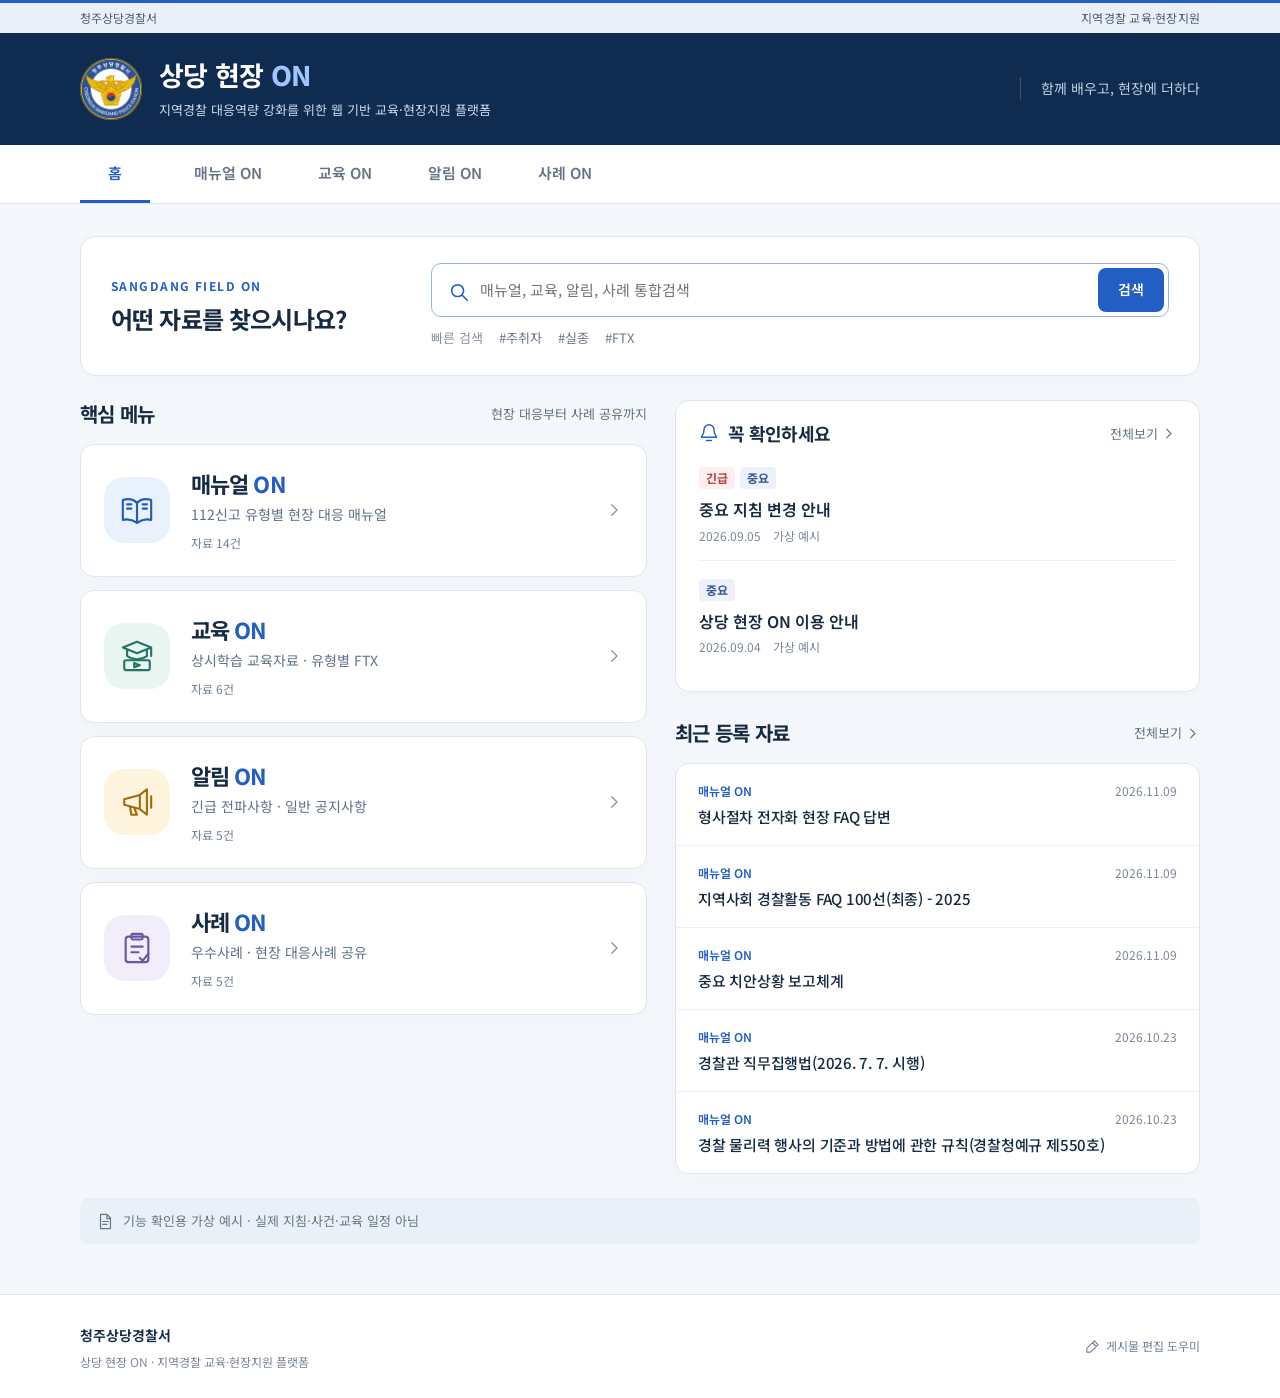
<file: index.html>
<!doctype html>
<html lang="ko">
  <head>
    <meta charset="utf-8" />
    <meta
      name="viewport"
      content="width=device-width, initial-scale=1, viewport-fit=cover"
    />
    <meta name="theme-color" content="#102b50" />
    <meta
      name="description"
      content="청주상당경찰서 지역경찰 대응역량 강화를 위한 웹 기반 교육·현장지원 플랫폼. 매뉴얼, 교육, 알림, 사례 자료를 확인하세요."
    />
    <title>홈 | 상당 현장 ON</title>
    <link rel="icon" type="image/png" href="./assets/images/logo.png" />
    <link rel="stylesheet" href="./assets/css/style.css" />
    <script defer src="./assets/js/local-open.js"></script>
    <script type="module" src="./assets/js/app.js"></script>
  </head>
  <body data-page="home">
    <a class="skip-link" href="#main">본문 바로가기</a>
    <header id="site-header"></header>
    <main id="main" class="container" aria-busy="true">
      <p class="loading" role="status">자료 불러오는 중</p>
    </main>
    <noscript
      ><p class="container">
        자료를 확인하려면 브라우저의 JavaScript를 활성화해 주세요.
      </p></noscript
    >
    <footer id="site-footer"></footer>
  </body>
</html>
</file>
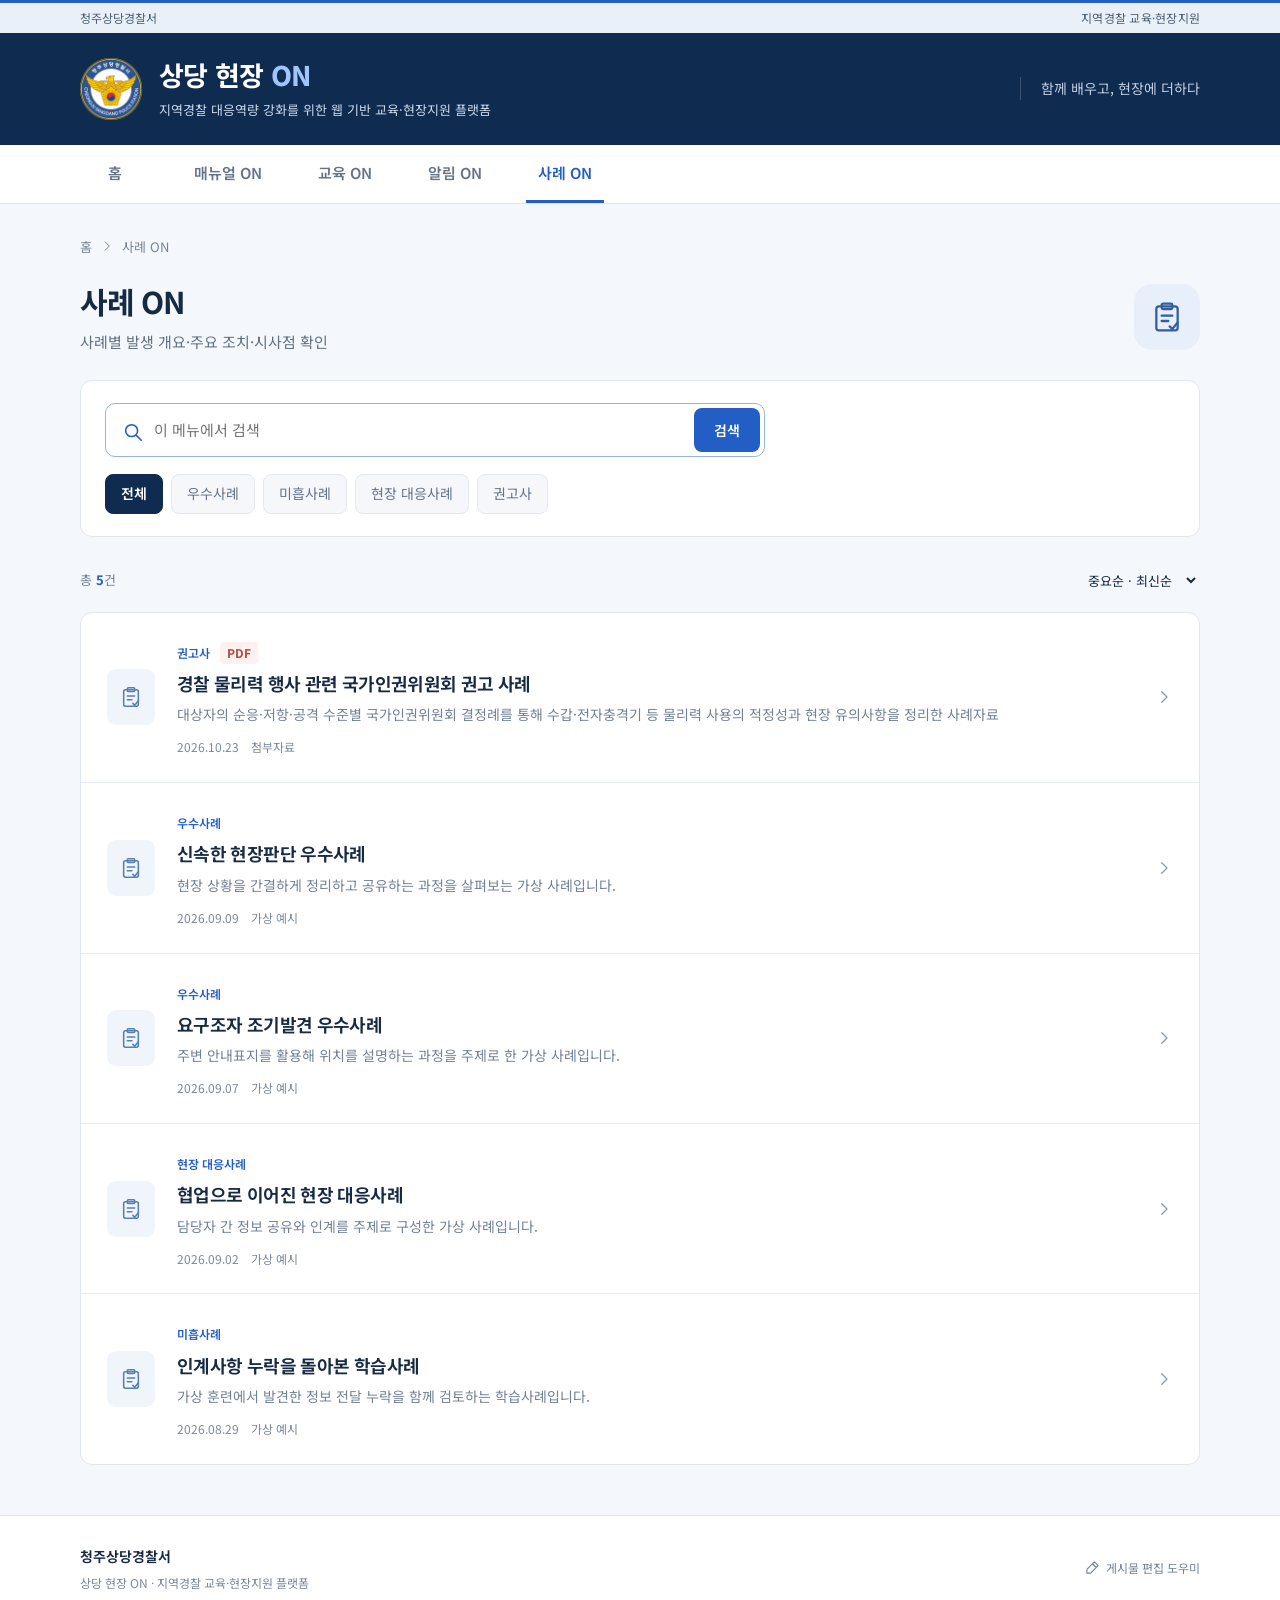
<file: pages/cases.html>
<!doctype html>
<html lang="ko">
  <head>
    <meta charset="utf-8" />
    <meta
      name="viewport"
      content="width=device-width, initial-scale=1, viewport-fit=cover"
    />
    <meta name="theme-color" content="#102b50" />
    <meta
      name="description"
      content="청주상당경찰서 지역경찰 대응역량 강화를 위한 웹 기반 교육·현장지원 플랫폼. 매뉴얼, 교육, 알림, 사례 자료를 확인하세요."
    />
    <title>사례 ON | 상당 현장 ON</title>
    <link rel="icon" type="image/png" href="../assets/images/logo.png" />
    <link rel="stylesheet" href="../assets/css/style.css" />
    <script defer src="../assets/js/local-open.js"></script>
    <script type="module" src="../assets/js/app.js"></script>
  </head>
  <body data-page="cases">
    <a class="skip-link" href="#main">본문 바로가기</a>
    <header id="site-header"></header>
    <main id="main" class="container" aria-busy="true">
      <p class="loading" role="status">자료 불러오는 중</p>
    </main>
    <noscript
      ><p class="container">
        자료를 확인하려면 브라우저의 JavaScript를 활성화해 주세요.
      </p></noscript
    >
    <footer id="site-footer"></footer>
  </body>
</html>
</file>
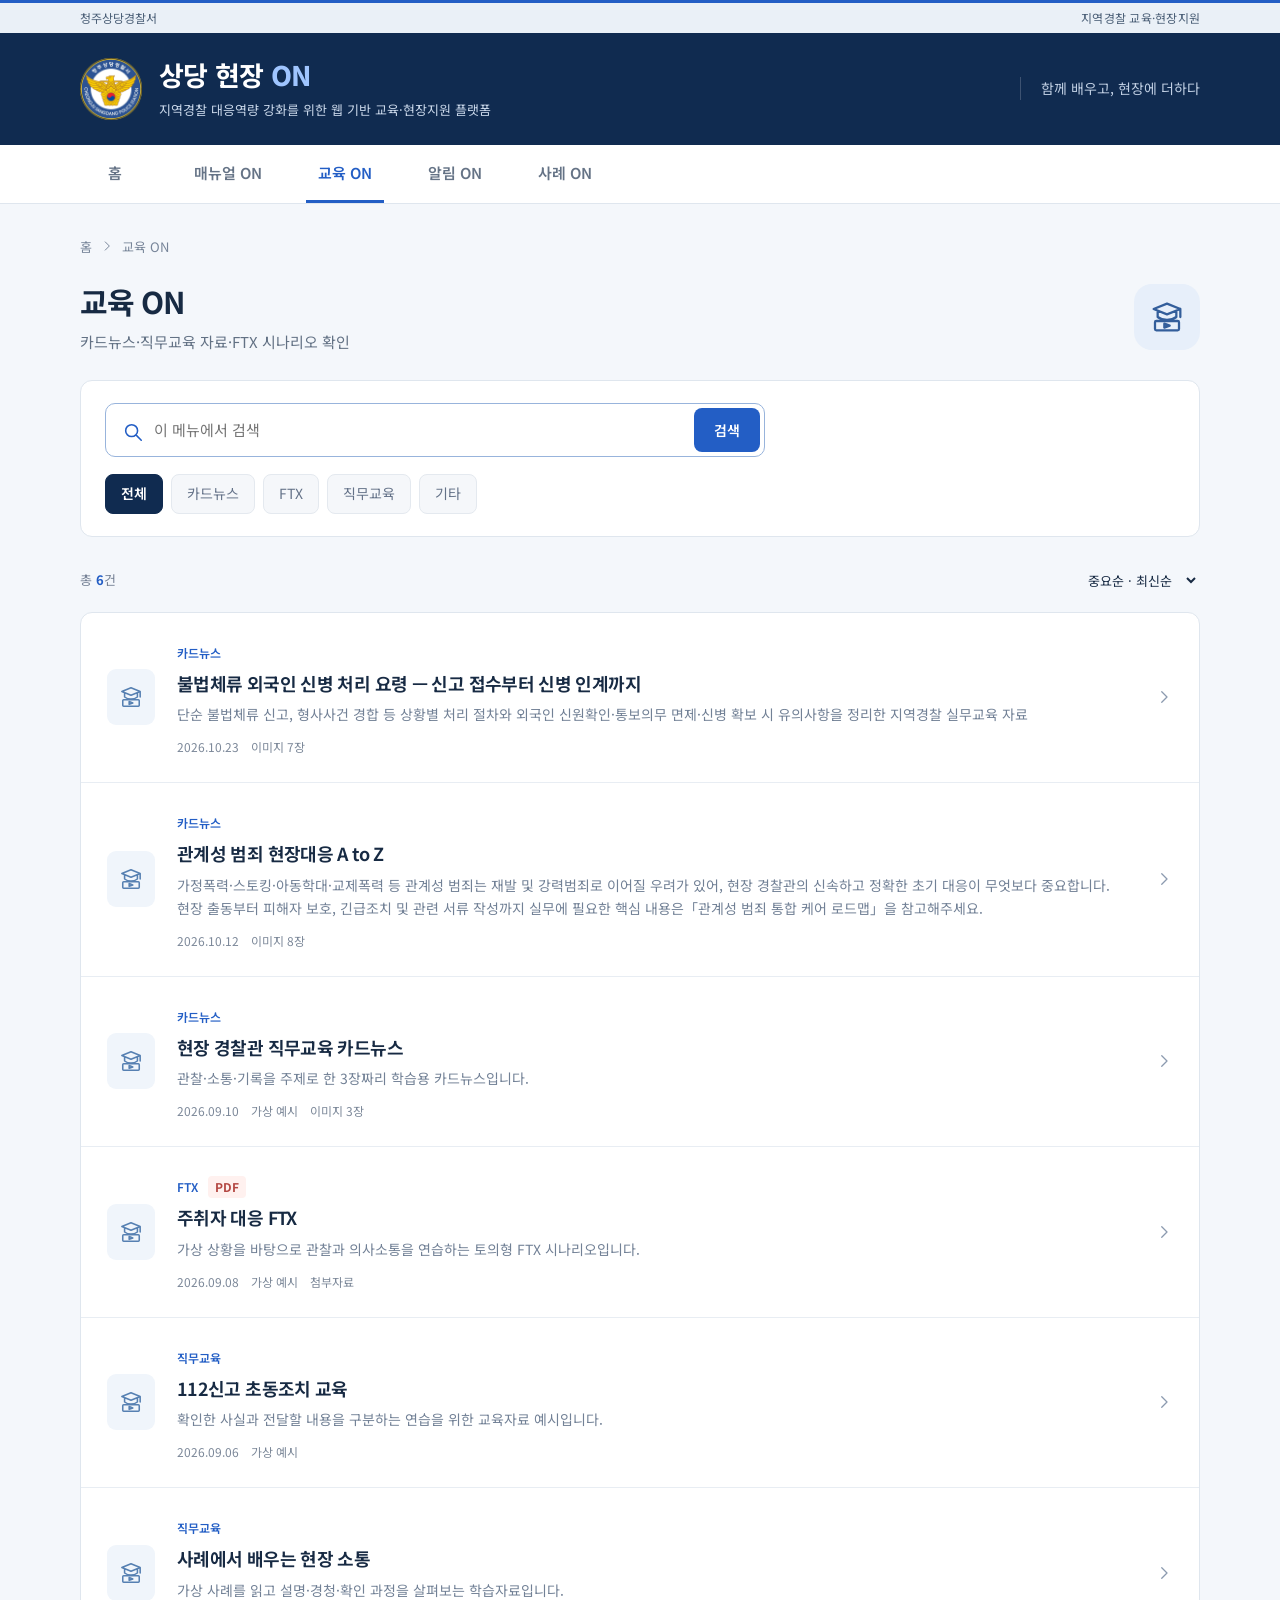
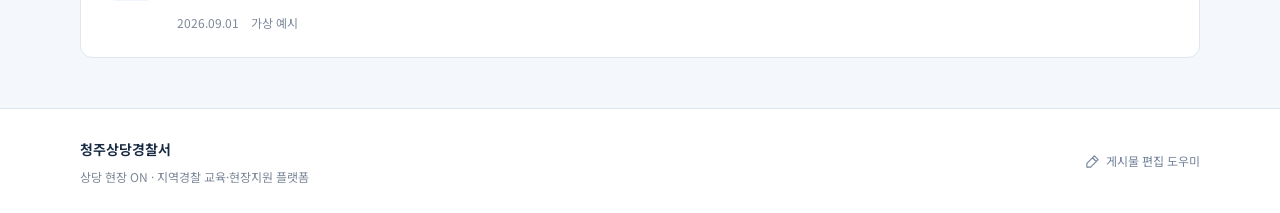
<file: pages/education.html>
<!doctype html>
<html lang="ko">
  <head>
    <meta charset="utf-8" />
    <meta
      name="viewport"
      content="width=device-width, initial-scale=1, viewport-fit=cover"
    />
    <meta name="theme-color" content="#102b50" />
    <meta
      name="description"
      content="청주상당경찰서 지역경찰 대응역량 강화를 위한 웹 기반 교육·현장지원 플랫폼. 매뉴얼, 교육, 알림, 사례 자료를 확인하세요."
    />
    <title>교육 ON | 상당 현장 ON</title>
    <link rel="icon" type="image/png" href="../assets/images/logo.png" />
    <link rel="stylesheet" href="../assets/css/style.css" />
    <script defer src="../assets/js/local-open.js"></script>
    <script type="module" src="../assets/js/app.js"></script>
  </head>
  <body data-page="education">
    <a class="skip-link" href="#main">본문 바로가기</a>
    <header id="site-header"></header>
    <main id="main" class="container" aria-busy="true">
      <p class="loading" role="status">자료 불러오는 중</p>
    </main>
    <noscript
      ><p class="container">
        자료를 확인하려면 브라우저의 JavaScript를 활성화해 주세요.
      </p></noscript
    >
    <footer id="site-footer"></footer>
  </body>
</html>
</file>
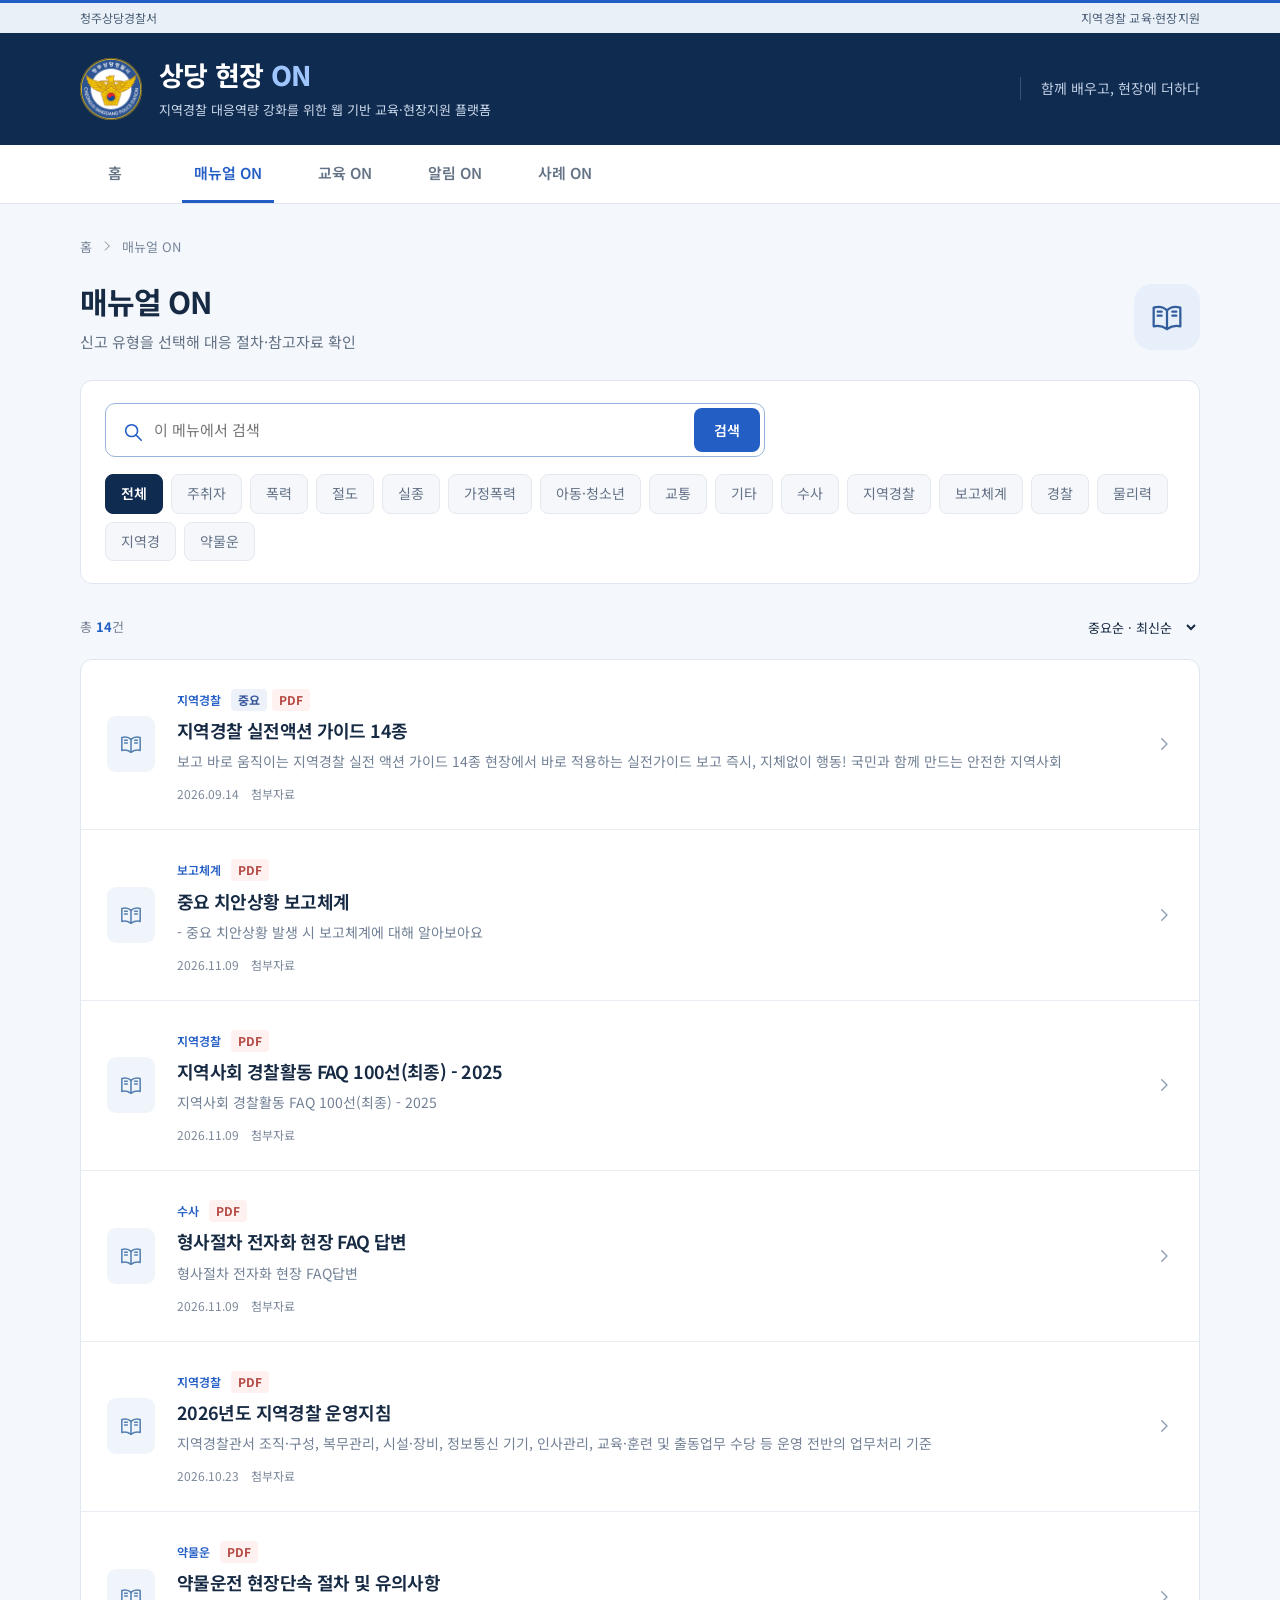
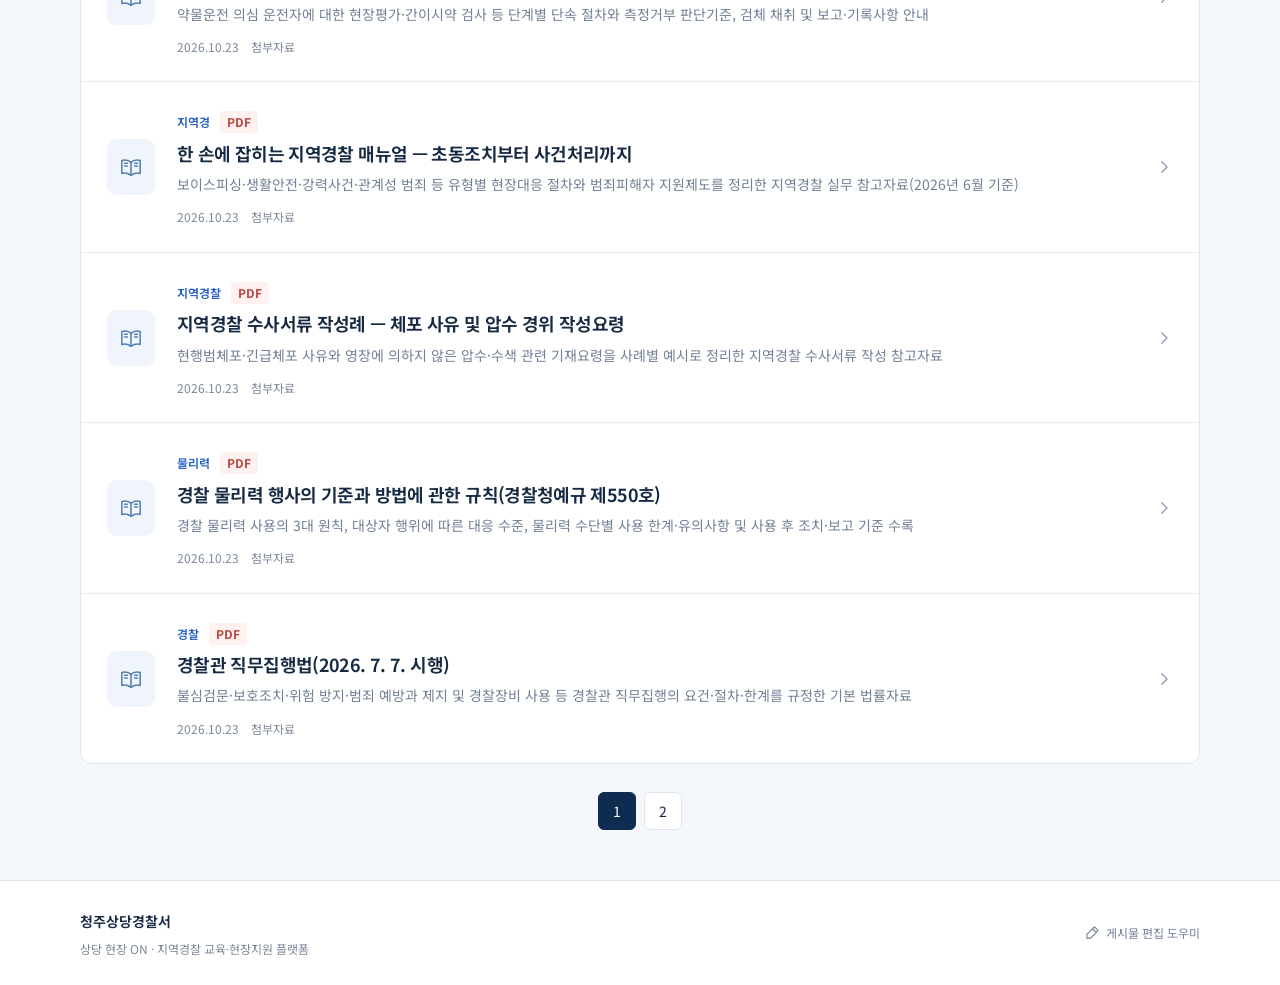
<file: pages/manual.html>
<!doctype html>
<html lang="ko">
  <head>
    <meta charset="utf-8" />
    <meta
      name="viewport"
      content="width=device-width, initial-scale=1, viewport-fit=cover"
    />
    <meta name="theme-color" content="#102b50" />
    <meta
      name="description"
      content="청주상당경찰서 지역경찰 대응역량 강화를 위한 웹 기반 교육·현장지원 플랫폼. 매뉴얼, 교육, 알림, 사례 자료를 확인하세요."
    />
    <title>매뉴얼 ON | 상당 현장 ON</title>
    <link rel="icon" type="image/png" href="../assets/images/logo.png" />
    <link rel="stylesheet" href="../assets/css/style.css" />
    <script defer src="../assets/js/local-open.js"></script>
    <script type="module" src="../assets/js/app.js"></script>
  </head>
  <body data-page="manuals">
    <a class="skip-link" href="#main">본문 바로가기</a>
    <header id="site-header"></header>
    <main id="main" class="container" aria-busy="true">
      <p class="loading" role="status">자료 불러오는 중</p>
    </main>
    <noscript
      ><p class="container">
        자료를 확인하려면 브라우저의 JavaScript를 활성화해 주세요.
      </p></noscript
    >
    <footer id="site-footer"></footer>
  </body>
</html>
</file>
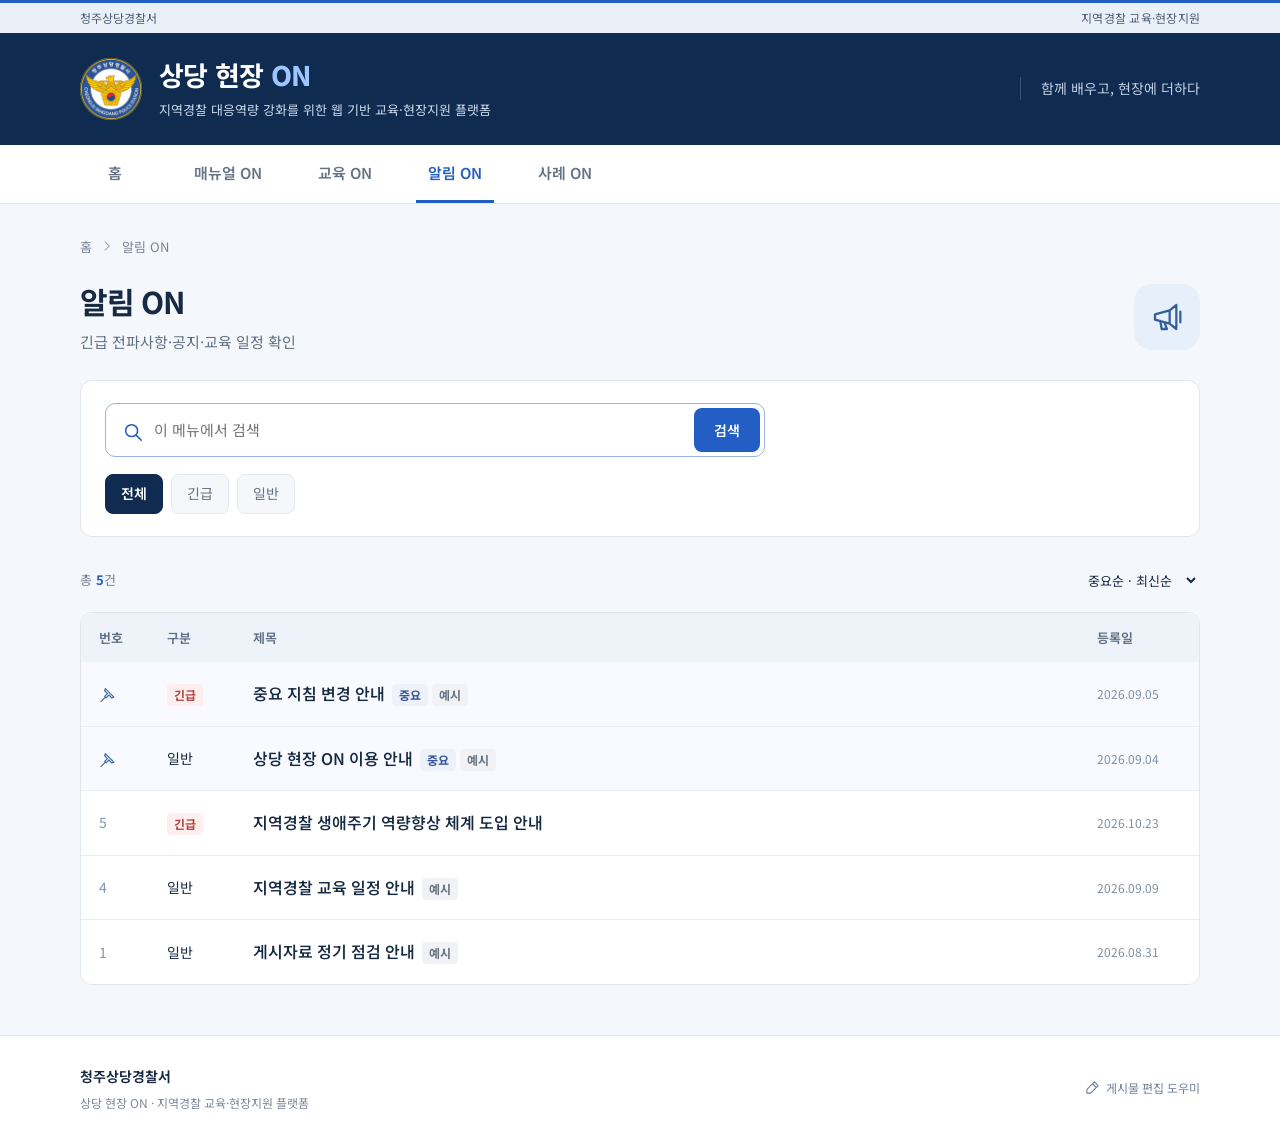
<file: pages/notice.html>
<!doctype html>
<html lang="ko">
  <head>
    <meta charset="utf-8" />
    <meta
      name="viewport"
      content="width=device-width, initial-scale=1, viewport-fit=cover"
    />
    <meta name="theme-color" content="#102b50" />
    <meta
      name="description"
      content="청주상당경찰서 지역경찰 대응역량 강화를 위한 웹 기반 교육·현장지원 플랫폼. 매뉴얼, 교육, 알림, 사례 자료를 확인하세요."
    />
    <title>알림 ON | 상당 현장 ON</title>
    <link rel="icon" type="image/png" href="../assets/images/logo.png" />
    <link rel="stylesheet" href="../assets/css/style.css" />
    <script defer src="../assets/js/local-open.js"></script>
    <script type="module" src="../assets/js/app.js"></script>
  </head>
  <body data-page="notices">
    <a class="skip-link" href="#main">본문 바로가기</a>
    <header id="site-header"></header>
    <main id="main" class="container" aria-busy="true">
      <p class="loading" role="status">자료 불러오는 중</p>
    </main>
    <noscript
      ><p class="container">
        자료를 확인하려면 브라우저의 JavaScript를 활성화해 주세요.
      </p></noscript
    >
    <footer id="site-footer"></footer>
  </body>
</html>
</file>
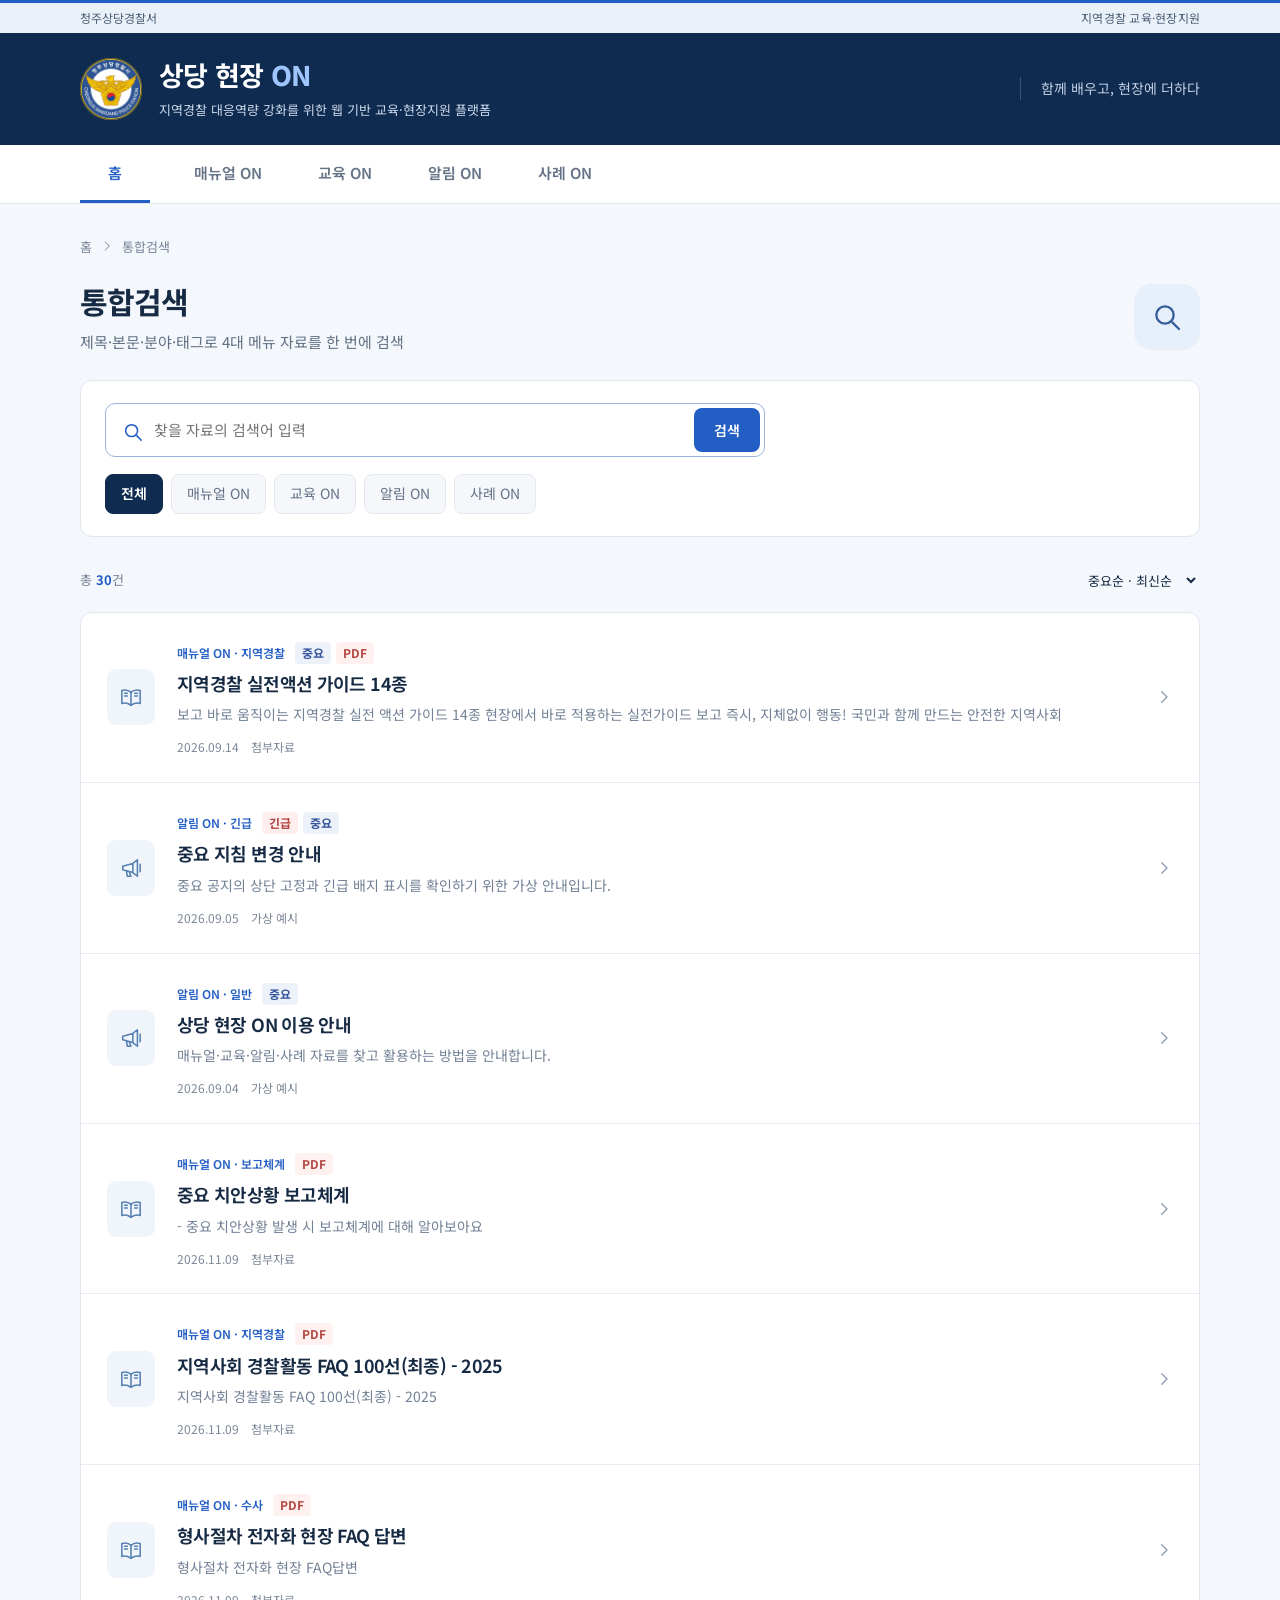
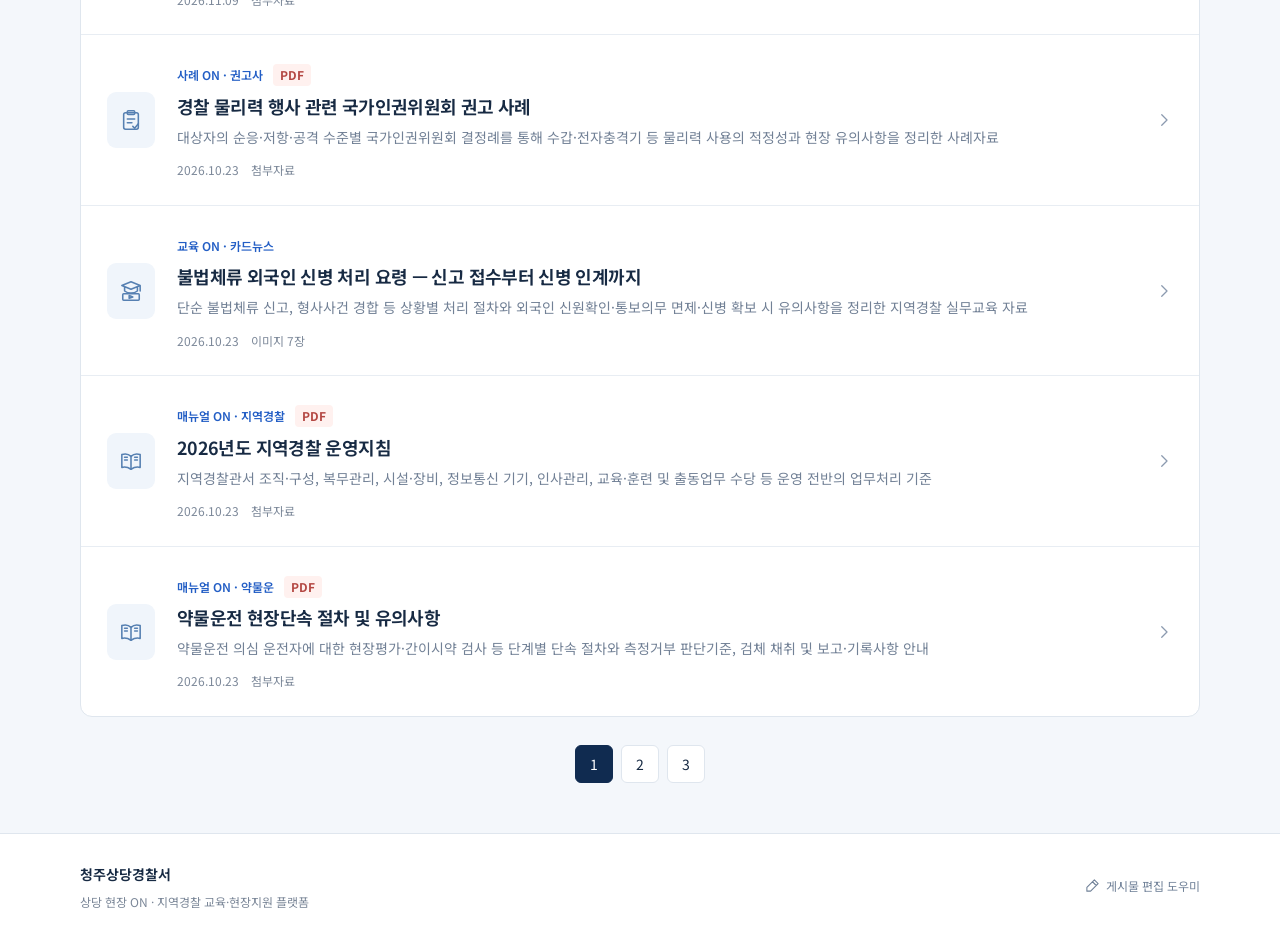
<file: pages/search.html>
<!doctype html>
<html lang="ko">
  <head>
    <meta charset="utf-8" />
    <meta
      name="viewport"
      content="width=device-width, initial-scale=1, viewport-fit=cover"
    />
    <meta name="theme-color" content="#102b50" />
    <meta
      name="description"
      content="청주상당경찰서 지역경찰 대응역량 강화를 위한 웹 기반 교육·현장지원 플랫폼. 매뉴얼, 교육, 알림, 사례 자료를 확인하세요."
    />
    <title>통합검색 | 상당 현장 ON</title>
    <link rel="icon" type="image/png" href="../assets/images/logo.png" />
    <link rel="stylesheet" href="../assets/css/style.css" />
    <script defer src="../assets/js/local-open.js"></script>
    <script type="module" src="../assets/js/app.js"></script>
  </head>
  <body data-page="search">
    <a class="skip-link" href="#main">본문 바로가기</a>
    <header id="site-header"></header>
    <main id="main" class="container" aria-busy="true">
      <p class="loading" role="status">자료 불러오는 중</p>
    </main>
    <noscript
      ><p class="container">
        자료를 확인하려면 브라우저의 JavaScript를 활성화해 주세요.
      </p></noscript
    >
    <footer id="site-footer"></footer>
  </body>
</html>
</file>
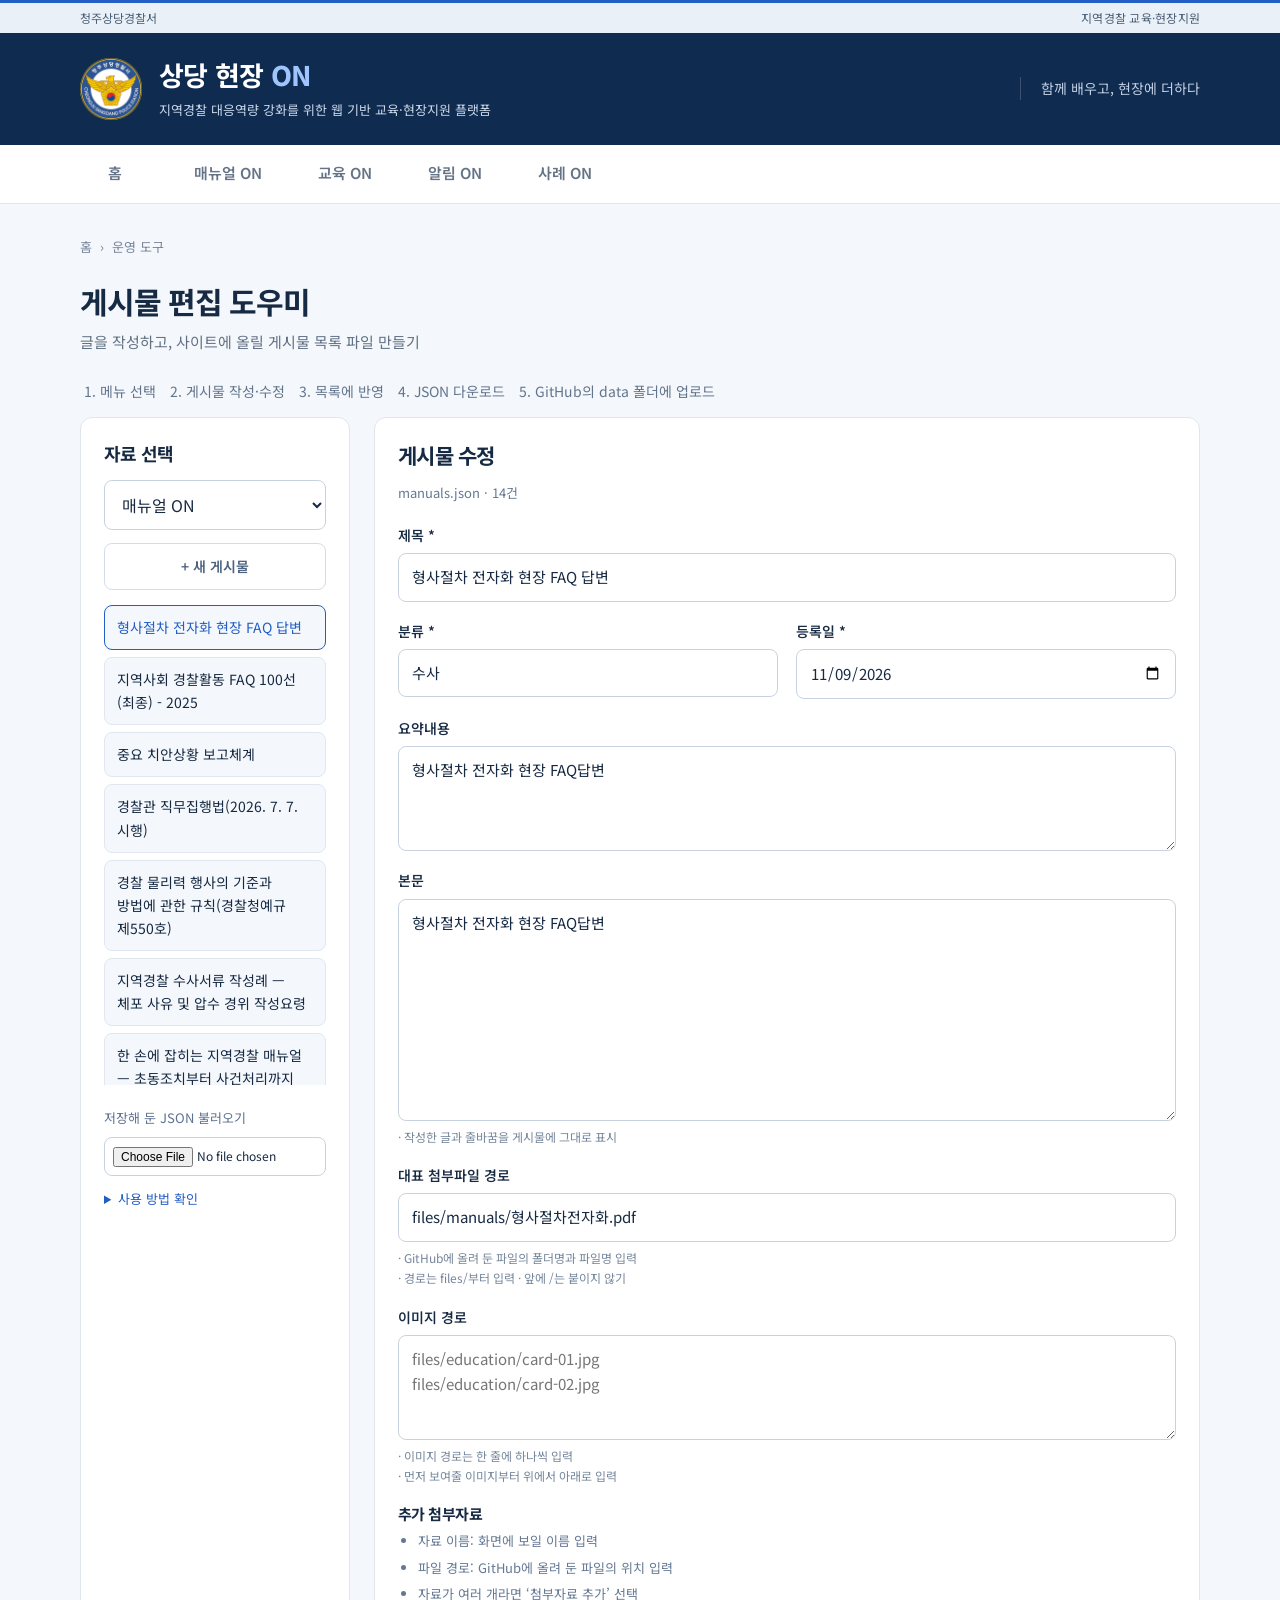
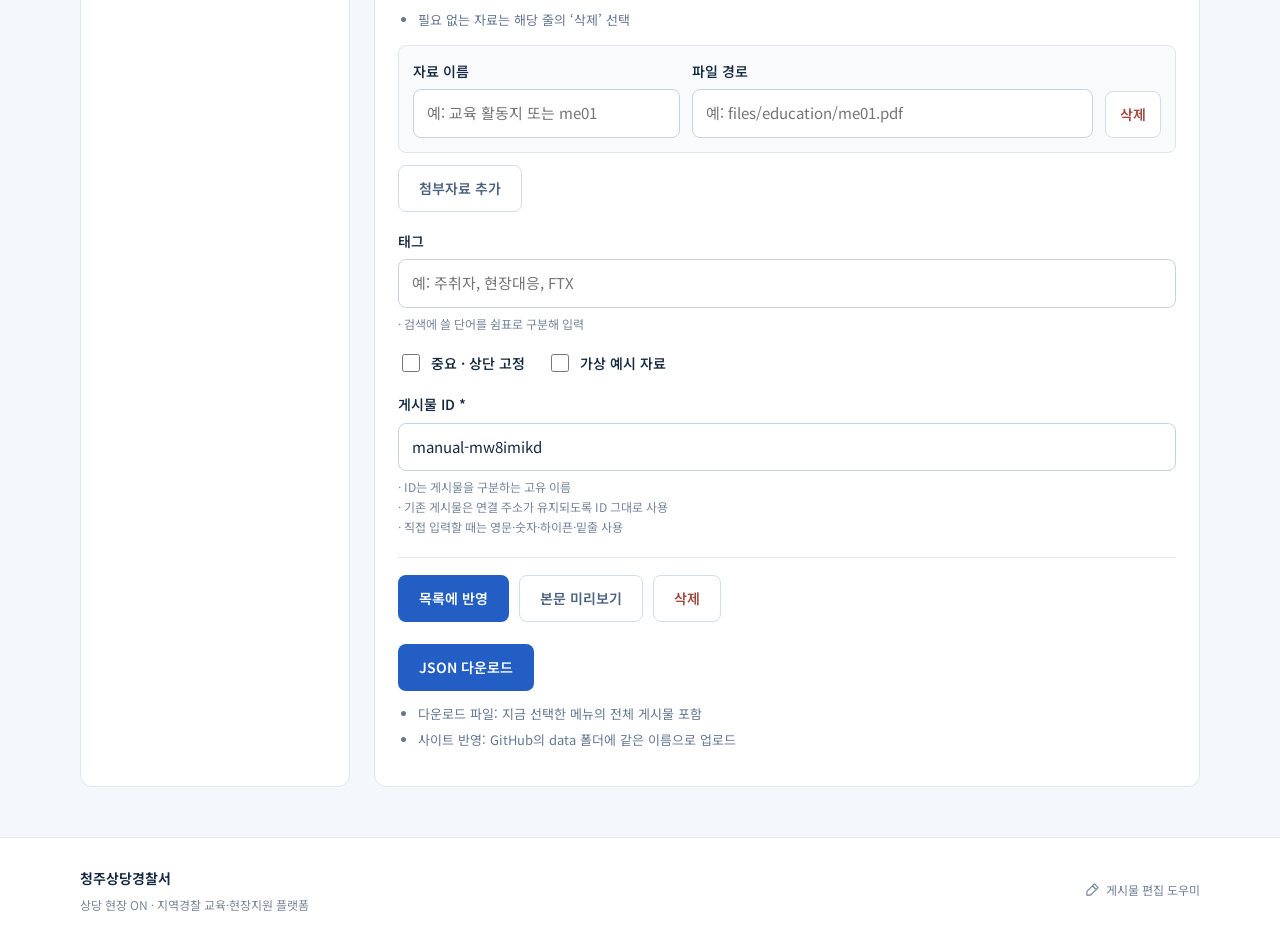
<file: tools/editor.html>
<!doctype html>
<html lang="ko">
  <head>
    <meta charset="utf-8" />
    <meta
      name="viewport"
      content="width=device-width, initial-scale=1, viewport-fit=cover"
    />
    <meta name="theme-color" content="#102b50" />
    <meta name="robots" content="noindex" />
    <title>게시물 편집 도우미 | 상당 현장 ON</title>
    <link rel="icon" type="image/png" href="../assets/images/logo.png" />
    <link rel="stylesheet" href="../assets/css/style.css" />
    <script defer src="../assets/js/local-open.js"></script>
    <script type="module" src="../assets/js/editor.js"></script>
  </head>
  <body data-page="editor">
    <a class="skip-link" href="#main">본문 바로가기</a>
    <header id="site-header"></header>
    <main id="main" class="container">
      <div class="breadcrumb">
        <a href="../index.html">홈</a><span>›</span><span>운영 도구</span>
      </div>
      <div class="page-heading">
        <div>
          <h1>게시물 편집 도우미</h1>
          <p>글을 작성하고, 사이트에 올릴 게시물 목록 파일 만들기</p>
        </div>
      </div>
      <ol class="editor-note editor-steps" aria-label="게시물 등록 순서">
        <li>메뉴 선택</li>
        <li>게시물 작성·수정</li>
        <li>목록에 반영</li>
        <li>JSON 다운로드</li>
        <li>GitHub의 data 폴더에 업로드</li>
      </ol>
      <div class="editor-layout">
        <aside class="editor-sidebar" aria-label="편집할 자료 선택">
          <h2>자료 선택</h2>
          <label for="editor-menu" class="sr-only">편집할 메뉴</label>
          <select id="editor-menu">
            <option value="manuals">매뉴얼 ON</option>
            <option value="education">교육 ON</option>
            <option value="notices">알림 ON</option>
            <option value="cases">사례 ON</option>
          </select>
          <button type="button" class="btn secondary" id="new-post">
            + 새 게시물
          </button>
          <div
            id="editor-posts"
            class="editor-posts"
            aria-label="게시물 목록"
          ></div>
          <label class="import-label"
            >저장해 둔 JSON 불러오기<input
              type="file"
              id="import-json"
              accept=".json,application/json"
          /></label>
          <div class="editor-help">
            <details>
              <summary>사용 방법 확인</summary>
              <ol>
                <li>
                  메뉴 선택 후 ‘새 게시물’ 또는 수정할 게시물 선택
                </li>
                <li>내용 입력 후 ‘목록에 반영’ 선택</li>
                <li>‘JSON 다운로드’를 눌러 파일 내려받기</li>
                <li>GitHub의 data 폴더에 같은 이름으로 올려 기존 파일 교체</li>
              </ol>
              <ul class="help-list">
                <li>JSON: 게시물 목록을 담는 파일</li>
                <li>사이트 반영: 내려받은 JSON을 GitHub에 업로드한 뒤 적용</li>
                <li>창을 닫기 전: 작업 내용이 사라지지 않도록 JSON 다운로드</li>
                <li>PDF·이미지: 경로 입력과 별도로 실제 파일도 GitHub에 업로드</li>
              </ul>
            </details>
          </div>
        </aside>
        <section class="editor-form">
          <h2 id="editor-heading">게시물 작성</h2>
          <p class="editor-help" id="dataset-label" role="status">
            게시물 목록 불러오는 중
          </p>
          <form id="post-form">
            <fieldset
              id="editor-fields"
              disabled
              style="border: 0; padding: 0; margin: 0; min-width: 0"
            >
              <div class="form-grid">
                <label class="full"
                  >제목 *<input
                    name="title"
                    required
                    maxlength="160"
                    placeholder="게시물 제목 입력"
                /></label>
                <label
                  >분류 *<input
                    name="category"
                    list="category-options"
                    required
                    maxlength="50" /><datalist id="category-options"></datalist
                ></label>
                <label
                  >등록일 *<input name="date" type="date" required
                /></label>
                <label class="full"
                  >요약내용<textarea
                    name="summary"
                    rows="2"
                    placeholder="게시물을 열었을 때 먼저 보일 핵심 내용 입력"
                  ></textarea>
                </label>
                <label class="full"
                  >본문<textarea
                    name="content"
                    rows="8"
                    placeholder="본문 입력 · 줄을 바꾸려면 Enter"
                  ></textarea>
                  <small>· 작성한 글과 줄바꿈을 게시물에 그대로 표시</small>
                </label>
                <label class="full case-only" hidden
                  >발생 개요<textarea name="overview" rows="3"></textarea>
                </label>
                <label class="full case-only" hidden
                  >주요 조치<textarea name="actions" rows="3"></textarea>
                </label>
                <label class="full case-only" hidden
                  >시사점<textarea name="lessons" rows="3"></textarea>
                </label>
                <label class="full"
                  >대표 첨부파일 경로<input
                    name="file"
                    placeholder="예: files/manuals/sample.pdf"
                  /><small class="field-help"
                    ><span>· GitHub에 올려 둔 파일의 폴더명과 파일명 입력</span>
                    <span>· 경로는 files/부터 입력 · 앞에 /는 붙이지 않기</span></small
                  ></label
                >
                <label class="full"
                  >이미지 경로<textarea
                    name="images"
                    rows="3"
                    placeholder="files/education/card-01.jpg&#10;files/education/card-02.jpg"
                  ></textarea
                  ><small class="field-help"
                    ><span>· 이미지 경로는 한 줄에 하나씩 입력</span>
                    <span>· 먼저 보여줄 이미지부터 위에서 아래로 입력</span></small
                  ></label
                >
                <section class="full attachment-editor" aria-labelledby="attachment-heading">
                  <h3 id="attachment-heading">추가 첨부자료</h3>
                  <ul class="editor-help help-list" id="attachment-help">
                    <li>자료 이름: 화면에 보일 이름 입력</li>
                    <li>파일 경로: GitHub에 올려 둔 파일의 위치 입력</li>
                    <li>자료가 여러 개라면 ‘첨부자료 추가’ 선택</li>
                    <li>필요 없는 자료는 해당 줄의 ‘삭제’ 선택</li>
                  </ul>
                  <div id="attachment-rows"></div>
                  <button class="btn secondary" id="add-attachment" type="button">첨부자료 추가</button>
                </section>
                <label class="full"
                  >태그<input
                    name="tags"
                    placeholder="예: 주취자, 현장대응, FTX"
                  /><small>· 검색에 쓸 단어를 쉼표로 구분해 입력</small></label
                >
                <div class="full checkboxes">
                  <label
                    ><input type="checkbox" name="important" /> 중요 · 상단
                    고정</label
                  ><label
                    ><input type="checkbox" name="sample" /> 가상 예시
                    자료</label
                  >
                </div>
                <label class="full"
                  >게시물 ID *<input
                    name="id"
                    required
                    pattern="[A-Za-z0-9_-]+"
                    placeholder="새 게시물은 자동 생성"
                  /><small class="field-help"
                    ><span>· ID는 게시물을 구분하는 고유 이름</span>
                    <span>· 기존 게시물은 연결 주소가 유지되도록 ID 그대로 사용</span>
                    <span>· 직접 입력할 때는 영문·숫자·하이픈·밑줄 사용</span></small
                  ></label
                >
              </div>
              <div class="editor-actions">
                <button class="btn" type="submit">목록에 반영</button
                ><button class="btn secondary" id="preview-post" type="button">
                  본문 미리보기</button
                ><button
                  class="btn secondary danger-text"
                  id="delete-post"
                  type="button"
                >
                  삭제
                </button>
              </div>
            </fieldset>
          </form>
          <div
            id="editor-status"
            class="editor-status"
            role="status"
            hidden
          ></div>
          <div id="editor-preview" class="editor-preview" hidden></div>
          <button
            class="btn"
            id="download-json"
            type="button"
            disabled
            style="margin-top: 22px"
          >
            JSON 다운로드
          </button>
          <ul class="editor-help help-list">
            <li>다운로드 파일: 지금 선택한 메뉴의 전체 게시물 포함</li>
            <li>사이트 반영: GitHub의 data 폴더에 같은 이름으로 업로드</li>
          </ul>
        </section>
      </div>
    </main>
    <footer id="site-footer"></footer>
  </body>
</html>
</file>
<file: assets/css/style.css>
/* 상당 현장 ON 디자인 토큰. 색상·간격은 이 파일에서 관리합니다. */
@font-face {
  font-family: "Noto Sans KR";
  src: url("../fonts/noto-sans-kr.woff2") format("woff2");
  font-style: normal;
  font-weight: 100 900;
  font-display: swap;
}
:root {
  --navy: #102b50;
  --deep: #0a2345;
  --blue: #235ec5;
  --ink: #172a43;
  --muted: #627184;
  --line: #dfe6ee;
  --bg: #f4f7fb;
  --white: #fff;
  --radius: 16px;
  --shadow: 0 4px 22px #17365006;
  --font:
    "Noto Sans KR", "Apple SD Gothic Neo", "Malgun Gothic", Arial, sans-serif;
}
* {
  box-sizing: border-box;
}
html {
  scroll-behavior: smooth;
  scroll-padding-top: 25px;
}
body {
  margin: 0;
  color: var(--ink);
  background: var(--bg);
  font-family: var(--font);
  font-size: 16px;
  line-height: 1.65;
  word-break: keep-all;
  overflow-wrap: anywhere;
}
button,
input,
select,
textarea {
  font: inherit;
}
button,
a,
input,
select,
textarea {
  -webkit-tap-highlight-color: transparent;
}
a {
  color: inherit;
  text-decoration: none;
}
button {
  cursor: pointer;
}
button:disabled {
  cursor: default;
  opacity: 0.45;
}
img {
  max-width: 100%;
  height: auto;
}
button,
input,
select,
textarea {
  border-radius: 8px;
}
button {
  border: 0;
  background: none;
  color: inherit;
}
input,
select,
textarea {
  min-width: 0;
  border: 1px solid #c8d3e1;
  background: white;
  color: var(--ink);
  padding: 11px 13px;
}
input:focus,
textarea:focus,
select:focus {
  outline: 2px solid #2965c6;
  outline-offset: 2px;
}
a:focus-visible,
button:focus-visible,
summary:focus-visible {
  outline: 3px solid #2f72e0;
  outline-offset: 4px;
}
h1,
h2,
h3,
p {
  margin: 0;
}
h1,
h2,
h3 {
  line-height: 1.4;
  letter-spacing: -0.035em;
}
h1 {
  font-size: 30px;
}
h2 {
  font-size: 21px;
}
h3 {
  font-size: 19px;
}
.container {
  width: min(1120px, calc(100% - 64px));
  margin-inline: auto;
}
.icon {
  width: 22px;
  height: 22px;
  flex: none;
  vertical-align: middle;
}
.skip-link {
  position: fixed;
  top: -80px;
  left: 16px;
  background: var(--navy);
  color: #fff;
  padding: 12px;
  z-index: 100;
}
.skip-link:focus {
  top: 10px;
}
.institution-bar {
  background: #eaf0f7;
  font-size: 12px;
  color: #4a5e76;
  border-top: 3px solid var(--blue);
}
.institution-bar .container {
  display: flex;
  justify-content: space-between;
  padding-block: 5px;
}
.institution-caption {
  letter-spacing: 0.02em;
}
.brand-bar {
  background: var(--navy);
  color: white;
}
.brand-inner {
  display: flex;
  justify-content: space-between;
  align-items: center;
  min-height: 112px;
}
.brand {
  display: flex;
  align-items: center;
  gap: 17px;
}
.brand img {
  width: 62px;
  height: 62px;
  object-fit: contain;
}
.brand strong {
  display: block;
  font-size: 27px;
  letter-spacing: -0.025em;
  line-height: 1.35;
}
.brand em {
  font-style: normal;
  color: #9fc5ff;
  font-weight: 800;
  letter-spacing: -0.03em;
}
.subtitle {
  display: block;
  font-size: 13px;
  font-weight: 400;
  color: #cad8ea;
  margin-top: 5px;
}
.brand-side {
  font-size: 14px;
  color: #c1d0e4;
  border-left: 1px solid #ffffff30;
  padding-left: 20px;
}
.mobile-break {
  display: none;
}
.desktop-nav {
  background: white;
  border-bottom: 1px solid var(--line);
}
.desktop-nav .container {
  display: flex;
  gap: 32px;
}
.desktop-nav a {
  font-size: 15px;
  font-weight: 600;
  padding: 16px 12px 14px;
  border-bottom: 3px solid transparent;
  min-width: 70px;
  text-align: center;
  color: #657386;
}
.desktop-nav a:hover {
  color: var(--blue);
}
.desktop-nav a[aria-current] {
  color: var(--blue);
  border-color: var(--blue);
}
main {
  min-height: 55vh;
}
main.container {
  padding-top: 32px;
  padding-bottom: 50px;
}
.search-panel {
  display: flex;
  align-items: center;
  justify-content: space-between;
  gap: 35px;
  padding: 26px 30px;
  border: 1px solid var(--line);
  background: white;
  border-radius: var(--radius);
  margin-bottom: 24px;
  box-shadow: var(--shadow);
}
.search-intro {
  flex: 0 0 285px;
}
.eyebrow {
  font-size: 12px;
  letter-spacing: 0.12em;
  color: var(--blue);
  font-weight: 700;
  margin-bottom: 6px;
}
.search-intro h1 {
  font-size: 24px;
  line-height: 1.4;
}
.search-panel-body {
  flex: 1;
  min-width: 0;
}
.search-form {
  display: flex;
  align-items: center;
  background: #fff;
  border: 1.5px solid #98b4dc;
  border-radius: 10px;
  overflow: hidden;
  padding: 4px;
  gap: 6px;
}
.search-form:focus-within {
  outline: 2px solid #2d68bf;
  outline-offset: 2px;
}
.search-form > label {
  padding-left: 12px;
  color: var(--blue);
}
.search-form input {
  border: none;
  outline: none !important;
  width: 100%;
  padding: 10px 4px;
  font-size: 15px;
  border-radius: 0;
  min-width: 0;
}
.search-form button {
  background: var(--blue);
  color: #fff;
  white-space: nowrap;
  padding: 10px 20px;
  min-height: 44px;
  font-weight: 600;
  font-size: 14px;
}
.search-hints {
  display: flex;
  align-items: center;
  gap: 16px;
  margin-top: 10px;
  font-size: 13px;
  color: #6a788a;
}
.search-hints a:hover {
  color: var(--blue);
  text-decoration: underline;
}
.search-hints > span {
  color: #8793a3;
}
.home-layout {
  display: grid;
  grid-template-columns: 1.08fr 1fr;
  gap: 28px;
  align-items: start;
}
.section-title {
  display: flex;
  justify-content: space-between;
  align-items: center;
  margin-bottom: 16px;
  gap: 12px;
}
.section-title h2 {
  font-size: 20px;
}
.section-title > span {
  font-size: 13px;
  color: var(--muted);
}
.section-title > a {
  font-size: 13px;
  color: var(--muted);
  display: flex;
  align-items: center;
  gap: 3px;
  white-space: nowrap;
}
.section-title > a .icon {
  width: 15px;
  height: 15px;
}
.menu-stack {
  display: grid;
  gap: 13px;
}
.menu-card {
  --accent: #235bb5;
  --tint: #e9f1fd;
  display: flex;
  align-items: center;
  gap: 21px;
  background: #fff;
  border: 1px solid #dce6f4;
  border-radius: 14px;
  padding: 22px 23px;
  position: relative;
  box-shadow: var(--shadow);
  transition:
    transform 0.16s,
    border-color 0.16s,
    box-shadow 0.16s;
  min-height: 133px;
}
.menu-card:hover {
  transform: translateY(-2px);
  border-color: var(--accent);
  box-shadow: 0 6px 18px #1835500b;
}
.menu-card .menu-symbol {
  display: flex;
  align-items: center;
  justify-content: center;
  width: 66px;
  height: 66px;
  flex: none;
  border-radius: 20px;
  background: var(--tint);
  color: var(--accent);
}
.menu-symbol .icon {
  width: 34px;
  height: 34px;
  stroke-width: 1.5;
}
.menu-card h3 {
  font-size: 22px;
  font-weight: 700;
  letter-spacing: -0.04em;
}
.menu-card h3 em {
  color: var(--blue);
  font-style: normal;
  font-weight: 750;
}
.menu-card p {
  font-size: 14px;
  color: #617189;
  margin-top: 4px;
}
.menu-card .card-arrow {
  margin-left: auto;
  color: #8391a5;
  width: 18px;
}
.menu-count {
  display: block;
  font-size: 12px;
  color: #718297;
  margin-top: 7px;
}
.menu-card.teal {
  --accent: #267466;
  --tint: #e9f5f0;
  border-color: #dce9e4;
}
.menu-card.amber {
  --accent: #a46b0c;
  --tint: #fff5df;
  border-color: #ece5d9;
}
.menu-card.violet {
  --accent: #6c58a2;
  --tint: #f1edfa;
  border-color: #e4dfef;
}
.side-column {
  display: grid;
  gap: 27px;
}
.notice-box,
.recent-box {
  background: white;
  border: 1px solid var(--line);
  border-radius: 14px;
  box-shadow: var(--shadow);
}
.notice-box {
  padding: 20px 23px;
}
.notice-box .section-title {
  margin-bottom: 10px;
}
.notice-box h2 {
  display: flex;
  align-items: center;
  gap: 9px;
  font-size: 18px;
}
.notice-box h2 .icon {
  color: var(--blue);
  width: 20px;
}
.notice-link {
  display: block;
  padding-block: 14px;
  border-top: 1px solid #edf0f5;
}
.notice-link:first-of-type {
  border-top: 0;
  padding-top: 7px;
}
.notice-link strong {
  display: block;
  font-size: 16px;
  font-weight: 600;
  margin: 7px 0 3px;
}
.notice-link:hover strong,
.recent-row:hover h3,
.post-row:hover h3 {
  color: var(--blue);
}
.meta {
  font-size: 12px;
  color: #7c8899;
  display: flex;
  gap: 12px;
  align-items: center;
  flex-wrap: wrap;
}
.badge {
  display: inline-flex;
  align-items: center;
  padding: 2px 7px;
  border-radius: 4px;
  font-size: 12px;
  line-height: 1.5;
  font-weight: 700;
  white-space: nowrap;
  letter-spacing: 0;
  vertical-align: middle;
}
.badge.urgent {
  background: #feeeee;
  color: #b04440;
}
.badge.pinned {
  background: #edf1fa;
  color: #37569b;
}
.badge.new {
  color: #287056;
  background: #eef8f0;
}
.badge.pdf {
  color: #b44742;
  background: #fff1ef;
}
.badge.sample {
  background: #f0f2f5;
  color: #6a7583;
}
.badges {
  display: inline-flex;
  gap: 5px;
  align-items: center;
  flex-wrap: wrap;
}
.recent-box {
  overflow: hidden;
}
.recent-row {
  display: block;
  padding: 17px 22px;
  border-bottom: 1px solid #edf0f5;
}
.recent-row:last-child {
  border-bottom: 0;
}
.recent-row .meta {
  justify-content: space-between;
  margin-bottom: 4px;
}
.menu-tag {
  font-weight: 600;
  font-size: 12px;
  color: var(--blue);
}
.menu-tag.teal {
  color: #277867;
}
.menu-tag.amber {
  color: #8f630d;
}
.menu-tag.violet {
  color: #6c589f;
}
.recent-row h3 {
  font-size: 15px;
  font-weight: 500;
  line-height: 1.55;
  letter-spacing: -0.015em;
}
.sample-note {
  display: flex;
  align-items: flex-start;
  gap: 9px;
  background: #eaf0f7;
  border-radius: 8px;
  padding: 12px 17px;
  margin-top: 24px;
  color: #66768a;
  font-size: 13px;
}
.sample-note .icon {
  width: 17px;
  height: 17px;
  margin-top: 3px;
}
footer {
  border-top: 1px solid var(--line);
  background: #fff;
}
.footer-inner {
  display: flex;
  align-items: center;
  justify-content: space-between;
  gap: 25px;
  padding-block: 26px;
}
.footer-inner strong {
  font-size: 14px;
  font-weight: 650;
}
.footer-inner p {
  font-size: 12px;
  color: #7b8798;
  margin-top: 5px;
}
.operator-link {
  font-size: 12px;
  color: #708198;
  display: flex;
  align-items: center;
  gap: 6px;
}
.operator-link .icon {
  width: 15px;
  height: 15px;
}
.mobile-nav {
  display: none;
}
.breadcrumb {
  display: flex;
  gap: 8px;
  align-items: center;
  font-size: 13px;
  color: #778599;
  margin-bottom: 23px;
}
.breadcrumb .icon {
  width: 14px;
  height: 14px;
}
.breadcrumb a:hover {
  color: var(--blue);
}
.page-heading {
  display: flex;
  justify-content: space-between;
  align-items: center;
  gap: 25px;
  margin-bottom: 25px;
}
.page-heading p {
  color: var(--muted);
  font-size: 15px;
  margin-top: 8px;
}
.page-heading-icon {
  color: #335e9b;
  background: #e7effa;
  width: 66px;
  height: 66px;
  border-radius: 18px;
  display: grid;
  place-items: center;
}
.page-heading-icon .icon {
  width: 32px;
  height: 32px;
}
.list-controls {
  background: #fff;
  border: 1px solid var(--line);
  border-radius: 12px;
  padding: 22px 24px;
  margin-bottom: 25px;
}
.list-controls .search-form {
  max-width: 660px;
}
.filter-list {
  display: flex;
  flex-wrap: wrap;
  gap: 8px;
  margin-top: 17px;
}
.filter-chip {
  padding: 7px 15px;
  font-size: 14px;
  color: #647288;
  background: #f5f7fa;
  border: 1px solid #e4e9ef;
  min-height: 38px;
  white-space: nowrap;
}
.filter-chip[aria-pressed="true"] {
  color: white;
  border-color: var(--navy);
  background: var(--navy);
  font-weight: 600;
}
.list-meta {
  display: flex;
  justify-content: space-between;
  align-items: center;
  color: #758195;
  font-size: 13px;
  margin-bottom: 13px;
}
.list-meta strong {
  color: var(--blue);
}
.list-meta select {
  font-size: 13px;
  padding: 7px 10px;
  min-height: 36px;
  background: transparent;
  border-color: transparent;
}
.posts-list {
  background: #fff;
  border: 1px solid var(--line);
  border-radius: 12px;
  overflow: hidden;
}
.post-row {
  display: flex;
  gap: 22px;
  align-items: center;
  padding: 25px 26px;
  border-bottom: 1px solid #e8edf3;
}
.post-row:last-child {
  border: 0;
}
.post-row .row-icon {
  flex: none;
  width: 48px;
  height: 56px;
  border-radius: 9px;
  color: #5680b2;
  background: #f0f5fb;
  display: grid;
  place-items: center;
}
.post-info {
  min-width: 0;
  flex: 1;
}
.post-row h3 {
  font-size: 18px;
  font-weight: 650;
  margin: 7px 0;
}
.post-row p {
  font-size: 14px;
  color: #728196;
  display: -webkit-box;
  -webkit-line-clamp: 2;
  -webkit-box-orient: vertical;
  overflow: hidden;
}
.post-row .category {
  font-size: 12px;
  font-weight: 600;
  color: var(--blue);
  margin-right: 10px;
}
.post-row .row-arrow {
  color: #8b9aaf;
  width: 18px;
}
.post-row .meta {
  margin-top: 11px;
}
.pagination {
  display: flex;
  justify-content: center;
  gap: 8px;
  flex-wrap: wrap;
  margin-top: 28px;
}
.pagination a {
  display: grid;
  place-items: center;
  width: 38px;
  height: 38px;
  font-size: 14px;
  border: 1px solid var(--line);
  background: #fff;
  border-radius: 6px;
}
.pagination a[aria-current] {
  color: #fff;
  background: var(--navy);
  border-color: var(--navy);
}
.notice-table {
  width: 100%;
  border-collapse: collapse;
  background: #fff;
  table-layout: fixed;
}
.notice-table th {
  text-align: left;
  background: #eef3f9;
  color: #5b6d84;
  font-size: 13px;
  font-weight: 600;
  padding: 14px 18px;
}
.notice-table td {
  padding: 19px 18px;
  border-bottom: 1px solid #e8edf3;
  font-size: 14px;
  vertical-align: middle;
}
.notice-table tr:last-child td {
  border: 0;
}
.notice-table th:nth-child(1) {
  width: 68px;
}
.notice-table th:nth-child(2) {
  width: 86px;
}
.notice-table th:last-child {
  width: 120px;
}
.notice-table .notice-title {
  font-size: 16px;
  font-weight: 550;
  display: inline-block;
  line-height: 1.6;
}
.notice-table .notice-title:hover {
  color: var(--blue);
}
.notice-table .pinned-row {
  background: #f8faff;
}
.notice-number {
  color: #8995a6;
  font-size: 13px;
}
.notice-number .icon {
  width: 17px;
  color: #4068a4;
}
.notice-date {
  color: #8190a4;
  white-space: nowrap;
  font-size: 12px !important;
}
.table-badges {
  display: inline-flex;
  gap: 4px;
  margin-left: 7px;
}
.empty-state {
  text-align: center;
  background: #fff;
  border: 1px solid var(--line);
  border-radius: 12px;
  padding: 60px 20px;
}
.empty-state > .icon {
  color: #8c9aaf;
  width: 35px;
  height: 35px;
  margin-bottom: 12px;
}
.empty-state h2 {
  font-size: 19px;
}
.empty-state p {
  color: #718197;
  font-size: 14px;
  margin: 9px 0 20px;
}
.btn {
  display: inline-flex;
  align-items: center;
  justify-content: center;
  gap: 8px;
  background: var(--blue);
  color: white;
  padding: 11px 20px;
  min-height: 44px;
  border-radius: 8px;
  font-size: 14px;
  font-weight: 600;
  border: 1px solid transparent;
}
.btn.secondary {
  background: white;
  border-color: #d3ddea;
  color: #4e6380;
}
.btn.small {
  padding: 8px 13px;
  min-height: 38px;
}
.btn .icon {
  width: 18px;
  height: 18px;
}
.btn:hover {
  filter: brightness(0.97);
}
.error-banner {
  background: #fff7ef;
  color: #855e39;
  border: 1px solid #efd8b9;
  padding: 14px 18px;
  border-radius: 9px;
  font-size: 14px;
  margin-bottom: 20px;
}
.detail {
  max-width: 840px;
  margin-inline: auto;
}
.back-link {
  display: inline-flex;
  align-items: center;
  gap: 5px;
  font-size: 14px;
  color: #5c718c;
  margin-bottom: 20px;
}
.back-link .icon {
  width: 16px;
}
.article {
  background: #fff;
  border: 1px solid var(--line);
  border-radius: 16px;
  overflow: hidden;
}
.article-header {
  padding: 32px 36px;
  border-bottom: 1px solid var(--line);
}
.article-header h1 {
  font-size: 28px;
  margin-top: 14px;
}
.article-header .meta {
  margin-top: 16px;
  font-size: 13px;
}
.article-body {
  padding: 30px 36px 36px;
}
.article-summary {
  font-size: 17px;
  font-weight: 550;
  padding: 20px 23px;
  background: #f1f5fb;
  border-left: 3px solid #769bd3;
  border-radius: 0 8px 8px 0;
  line-height: 1.8;
  margin-bottom: 26px;
}
.prose {
  white-space: pre-wrap;
  font-size: 16px;
  line-height: 1.95;
  color: #34485e;
  overflow-wrap: anywhere;
}
.article-section {
  margin-top: 25px;
}
.article-section h2 {
  font-size: 18px;
  margin-bottom: 10px;
  color: #233e60;
}
.article-body .sample-note {
  margin-top: 0;
  margin-bottom: 24px;
}
.tags {
  display: flex;
  flex-wrap: wrap;
  gap: 7px;
  margin-top: 26px;
}
.tags a {
  font-size: 13px;
  background: #f1f5f9;
  border: 1px solid #e8edf2;
  padding: 5px 10px;
  border-radius: 5px;
  color: #627998;
}
.attachments {
  border-top: 1px solid var(--line);
  padding-top: 25px;
  margin-top: 28px;
}
.attachments h2 {
  font-size: 18px;
  margin-bottom: 15px;
}
.attachment-links {
  display: flex;
  flex-wrap: wrap;
  gap: 10px;
}
.gallery-section {
  margin-top: 30px;
}
.gallery-heading {
  display: flex;
  align-items: center;
  justify-content: space-between;
  gap: 10px;
  margin-bottom: 16px;
}
.gallery-heading h2 {
  font-size: 18px;
}
.gallery-heading button {
  font-size: 13px;
  color: #506d93;
  text-decoration: underline;
}
.gallery-track {
  display: flex;
  overflow-x: auto;
  scroll-snap-type: x mandatory;
  gap: 16px;
  overscroll-behavior-x: contain;
  scrollbar-width: thin;
  border-radius: 10px;
  align-items: flex-start;
}
.gallery-track figure {
  flex: 0 0 100%;
  margin: 0;
  scroll-snap-align: start;
  min-width: 0;
}
.gallery-track img {
  display: block;
  width: 100%;
  background: #eef2f8;
  border-radius: 10px;
}
.gallery-track figcaption {
  font-size: 12px;
  color: #6c7c92;
  text-align: center;
  margin-top: 7px;
}
.gallery-track.stacked {
  display: block;
  overflow: visible;
}
.gallery-track.stacked figure + figure {
  margin-top: 25px;
}
.gallery-controls {
  display: flex;
  align-items: center;
  justify-content: center;
  gap: 18px;
  margin-top: 14px;
}
.gallery-controls button {
  border: 1px solid var(--line);
  border-radius: 7px;
  min-height: 40px;
  min-width: 40px;
  background: white;
}
.gallery-controls .icon {
  width: 17px;
}
.gallery-status {
  font-size: 13px;
  color: #698099;
  min-width: 42px;
  text-align: center;
}
.detail-actions {
  display: flex;
  justify-content: center;
  gap: 10px;
  margin-top: 25px;
}
.loading {
  padding: 55px;
  text-align: center;
  color: #697e99;
}
.sr-only {
  position: absolute;
  width: 1px;
  height: 1px;
  padding: 0;
  margin: -1px;
  overflow: hidden;
  clip: rect(0, 0, 0, 0);
  white-space: nowrap;
  border: 0;
}
.hidden,
[hidden] {
  display: none !important;
}
.editor-note {
  font-size: 14px;
  color: #62758d;
  margin: 14px 0;
}
.editor-steps {
  display: flex;
  flex-wrap: wrap;
  gap: 8px 30px;
  padding-left: 20px;
}
.help-list {
  margin: 12px 0;
  padding-left: 20px;
  line-height: 1.7;
  overflow-wrap: anywhere;
}
.help-list li + li {
  margin-top: 4px;
}
.field-help span {
  display: block;
  line-height: 1.65;
}
.editor-layout {
  display: grid;
  grid-template-columns: 270px 1fr;
  gap: 24px;
}
.editor-sidebar,
.editor-form {
  background: white;
  border: 1px solid var(--line);
  border-radius: 12px;
  padding: 23px;
}
.editor-sidebar h2 {
  font-size: 18px;
  margin-bottom: 14px;
}
.editor-sidebar select {
  width: 100%;
}
.editor-posts {
  margin-top: 15px;
  display: grid;
  gap: 7px;
  max-height: 480px;
  overflow-y: auto;
}
.editor-posts button {
  text-align: left;
  padding: 10px 12px;
  background: #f4f7fb;
  border: 1px solid #e0e7f0;
  font-size: 14px;
}
.editor-posts button.selected {
  border-color: var(--blue);
  color: var(--blue);
}
.editor-form h2 {
  font-size: 21px;
}
.form-grid {
  display: grid;
  grid-template-columns: 1fr 1fr;
  gap: 18px;
  margin: 20px 0;
}
.form-grid label {
  display: flex;
  flex-direction: column;
  gap: 6px;
  font-size: 14px;
  font-weight: 550;
}
.form-grid .full {
  grid-column: 1/-1;
}
.form-grid input,
.form-grid textarea {
  font-size: 15px;
  font-weight: 400;
  width: 100%;
}
.form-grid textarea {
  resize: vertical;
  min-height: 105px;
}
.form-grid small {
  font-size: 12px;
  font-weight: 400;
  color: #75869b;
}
.attachment-editor h3 {
  margin: 0;
  font-size: 15px;
}
.attachment-editor .editor-help {
  margin: 6px 0 14px;
}
.attachment-row {
  display: grid;
  grid-template-columns: minmax(0, 1fr) minmax(0, 1.5fr) auto;
  align-items: end;
  gap: 12px;
  padding: 14px;
  margin-bottom: 12px;
  border: 1px solid var(--line);
  border-radius: 8px;
  background: #f8fafc;
}
.attachment-row label {
  min-width: 0;
}
.attachment-row .btn {
  min-height: 44px;
  padding-inline: 14px;
}
.local-open-notice {
  max-width: 720px;
  margin: 48px auto;
  padding: 28px;
  border: 1px solid var(--line);
  border-radius: 12px;
  background: white;
  line-height: 1.8;
  overflow-wrap: anywhere;
}
.local-open-notice h1 {
  font-size: clamp(22px, 4vw, 30px);
  line-height: 1.4;
}
.local-open-notice details {
  margin-top: 24px;
}
.local-open-notice summary {
  cursor: pointer;
  font-weight: 600;
}
.local-open-notice ol {
  padding-left: 22px;
}
.checkboxes {
  display: flex;
  gap: 22px;
  flex-wrap: wrap;
}
.checkboxes label {
  display: flex;
  flex-direction: row;
  align-items: center;
  gap: 8px;
}
.checkboxes input {
  width: 18px;
  height: 18px;
  accent-color: var(--blue);
}
.editor-actions {
  display: flex;
  gap: 10px;
  flex-wrap: wrap;
  padding-top: 17px;
  border-top: 1px solid var(--line);
}
.editor-status {
  white-space: pre-line;
  font-size: 14px;
  color: #25664d;
  background: #eff8f3;
  padding: 12px 16px;
  border-radius: 8px;
  margin-top: 18px;
}
.editor-status.is-error {
  color: #a8443c;
  background: #fff0ee;
}
.editor-preview {
  background: #f7f9fc;
  border: 1px solid var(--line);
  padding: 20px;
  border-radius: 10px;
  margin-top: 22px;
}
.editor-preview h3 {
  margin-bottom: 12px;
}
.editor-preview p {
  white-space: pre-wrap;
}
.editor-help {
  font-size: 13px;
  color: #657893;
  margin-top: 12px;
}
.editor-help ol {
  padding-left: 20px;
}
.danger-text {
  color: #a24942 !important;
}
.editor-sidebar .btn {
  width: 100%;
  margin-top: 13px;
}
.import-label {
  display: block;
  font-size: 13px;
  color: #5e7290;
  margin-top: 22px;
}
.import-label input {
  display: block;
  width: 100%;
  font-size: 12px;
  padding: 8px;
  margin-top: 8px;
}
.editor-help summary {
  cursor: pointer;
  color: var(--blue);
}
.not-found {
  padding: 70px 0;
}
.not-found p {
  margin: 15px 0 25px;
  color: #677e99;
}
@media (min-width: 1300px) {
  .container {
    width: min(1180px, calc(100% - 96px));
  }
  .home-layout {
    gap: 32px;
  }
  .menu-card {
    padding: 23px 28px;
  }
  .search-panel {
    padding-inline: 32px;
  }
}
@media (max-width: 850px) {
  .container {
    width: calc(100% - 40px);
  }
  .brand-side {
    display: none;
  }
  .search-panel {
    gap: 20px;
    padding: 22px;
  }
  .search-intro {
    flex-basis: 220px;
  }
  .search-intro h1 {
    font-size: 22px;
  }
  .home-layout {
    gap: 20px;
    grid-template-columns: 1fr 1fr;
  }
  .menu-card {
    gap: 14px;
    padding: 22px 18px;
  }
  .menu-card .menu-symbol {
    width: 51px;
    height: 55px;
    border-radius: 15px;
  }
  .menu-symbol .icon {
    width: 28px;
  }
  .menu-card h3 {
    font-size: 20px;
  }
  .menu-card p {
    font-size: 13px;
  }
  .menu-card .card-arrow {
    width: 15px;
  }
  .editor-layout {
    grid-template-columns: 220px 1fr;
  }
  .editor-form {
    padding: 18px;
  }
  .form-grid {
    gap: 14px;
  }
}
@media (max-width: 640px) {
  .container {
    width: calc(100% - 36px);
  }
  .institution-bar .container {
    padding-block: 4px;
    font-size: 12px;
  }
  .institution-caption {
    display: none;
  }
  .brand-inner {
    min-height: 115px;
  }
  .brand {
    gap: 12px;
  }
  .brand img {
    width: 49px;
    height: 49px;
  }
  .brand strong {
    font-size: 25px;
  }
  .subtitle {
    font-size: 12px;
    line-height: 1.7;
    letter-spacing: -0.02em;
    margin-top: 3px;
  }
  .mobile-break {
    display: block;
  }
  .desktop-nav {
    display: none;
  }
  main.container {
    padding-top: 22px;
    padding-bottom: 32px;
  }
  .search-panel {
    display: block;
    padding: 0;
    background: transparent;
    border: 0;
    box-shadow: none;
    border-radius: 0;
    margin-bottom: 24px;
  }
  .search-intro {
    margin-bottom: 12px;
  }
  .eyebrow {
    font-size: 12px;
    margin-bottom: 4px;
  }
  .search-intro h1 {
    font-size: 21px;
  }
  .search-form {
    padding: 3px;
    gap: 4px;
  }
  .search-form input {
    font-size: 14px;
    min-height: 43px;
  }
  .search-form button {
    padding-inline: 15px;
    font-size: 13px;
  }
  .search-form > label {
    padding-left: 10px;
  }
  .search-form > label .icon {
    width: 20px;
  }
  .search-hints {
    font-size: 12px;
    gap: 15px;
    margin-top: 10px;
  }
  .home-layout {
    display: flex;
    flex-direction: column;
    gap: 25px;
  }
  .home-layout > section,
  .side-column {
    width: 100%;
  }
  .section-title {
    margin-bottom: 12px;
  }
  .section-title h2 {
    font-size: 18px;
  }
  .section-title > span {
    font-size: 12px;
  }
  .menu-stack {
    gap: 11px;
  }
  .menu-card {
    min-height: 111px;
    gap: 16px;
    padding: 18px;
  }
  .menu-card .menu-symbol {
    width: 53px;
    height: 56px;
    border-radius: 17px;
  }
  .menu-symbol .icon {
    width: 29px;
    height: 29px;
  }
  .menu-card h3 {
    font-size: 21px;
  }
  .menu-card p {
    font-size: 12px;
    margin-top: 4px;
  }
  .menu-count {
    font-size: 12px;
    margin-top: 4px;
  }
  .menu-card .card-arrow {
    width: 16px;
  }
  .side-column {
    gap: 22px;
  }
  .notice-box {
    padding: 17px 18px;
  }
  .notice-box h2 {
    font-size: 17px;
  }
  .recent-row {
    padding: 16px 18px;
  }
  .sample-note {
    font-size: 12px;
    padding: 12px;
    margin-top: 20px;
  }
  .footer-inner {
    display: block;
    padding-block: 23px 100px;
  }
  .operator-link {
    margin-top: 14px;
    font-size: 12px;
  }
  .footer-inner p {
    font-size: 12px;
  }
  .mobile-nav {
    display: flex;
    position: fixed;
    bottom: 0;
    left: 0;
    right: 0;
    border-top: 1px solid #d9e1ed;
    background: #fffffff5;
    backdrop-filter: blur(10px);
    z-index: 30;
    justify-content: space-around;
    align-items: stretch;
    padding: 7px 8px calc(7px + env(safe-area-inset-bottom));
  }
  .mobile-nav a {
    min-width: 0;
    flex: 1;
    display: flex;
    flex-direction: column;
    align-items: center;
    gap: 4px;
    color: #8391a4;
    font-size: 12px;
    padding: 4px 0;
    border-radius: 8px;
    line-height: 1.4;
  }
  .mobile-nav a .icon {
    width: 22px;
    height: 22px;
  }
  .mobile-nav a[aria-current] {
    color: var(--blue);
    font-weight: 700;
    background: #eff4fc;
  }
  .breadcrumb {
    font-size: 12px;
    margin-bottom: 18px;
  }
  .page-heading {
    margin-bottom: 22px;
    gap: 15px;
  }
  .page-heading h1 {
    font-size: 26px;
  }
  .page-heading p {
    font-size: 13px;
    line-height: 1.7;
    margin-top: 7px;
  }
  .page-heading-icon {
    width: 48px;
    height: 48px;
    border-radius: 13px;
    flex: none;
  }
  .page-heading-icon .icon {
    width: 25px;
  }
  .list-controls {
    padding: 16px;
    margin-bottom: 20px;
  }
  .filter-list {
    gap: 7px;
    margin-top: 14px;
  }
  .filter-chip {
    font-size: 12px;
    padding: 7px 12px;
    min-height: 35px;
  }
  .list-meta {
    font-size: 12px;
  }
  .list-meta select {
    font-size: 12px;
    max-width: 142px;
    padding-inline: 5px;
  }
  .post-row {
    padding: 19px 17px;
    gap: 12px;
  }
  .post-row .row-icon {
    display: none;
  }
  .post-row h3 {
    font-size: 17px;
    line-height: 1.5;
  }
  .post-row p {
    font-size: 13px;
  }
  .post-row .meta {
    font-size: 12px;
    gap: 9px;
  }
  .post-row .row-arrow {
    width: 16px;
  }
  .badge {
    font-size: 12px;
  }
  .notice-table th {
    padding: 11px 8px;
    font-size: 12px;
  }
  .notice-table td {
    padding: 16px 8px;
    font-size: 12px;
  }
  .notice-table th:nth-child(1) {
    width: 34px;
  }
  .notice-table th:nth-child(2) {
    width: 51px;
  }
  .notice-table th:last-child {
    width: 74px;
  }
  .notice-table .notice-title {
    font-size: 14px;
    line-height: 1.7;
  }
  .notice-date {
    font-size: 12px !important;
  }
  .table-badges {
    margin: 5px 0 0;
    display: flex;
  }
  .notice-number {
    font-size: 12px;
  }
  .notice-number .icon {
    width: 14px;
  }
  .article {
    border-radius: 12px;
  }
  .article-header {
    padding: 24px 20px;
  }
  .article-header h1 {
    font-size: 23px;
    line-height: 1.5;
  }
  .article-header .meta {
    font-size: 12px;
    gap: 10px;
  }
  .article-body {
    padding: 22px 20px 27px;
  }
  .article-summary {
    padding: 16px;
    font-size: 15px;
    margin-bottom: 22px;
  }
  .prose {
    font-size: 16px;
    line-height: 1.95;
  }
  .article-section h2 {
    font-size: 17px;
  }
  .attachments .btn {
    width: 100%;
  }
  .gallery-heading h2 {
    font-size: 16px;
  }
  .gallery-heading button {
    font-size: 12px;
  }
  .gallery-section {
    margin-top: 26px;
  }
  .back-link {
    font-size: 13px;
    margin-bottom: 16px;
  }
  .editor-layout {
    display: block;
  }
  .editor-sidebar {
    margin-bottom: 20px;
    padding: 18px;
  }
  .editor-posts {
    max-height: 180px;
  }
  .editor-form {
    padding: 19px 16px;
  }
  .form-grid {
    grid-template-columns: 1fr;
    gap: 16px;
  }
  .form-grid .full {
    grid-column: auto;
  }
  .attachment-row {
    grid-template-columns: minmax(0, 1fr);
  }
  .attachment-row .remove-attachment {
    justify-self: end;
  }
  .editor-note {
    font-size: 13px;
  }
  .editor-form h2 {
    font-size: 20px;
  }
  .editor-actions .btn {
    flex: 1;
  }
  .empty-state {
    padding: 40px 18px;
  }
  .empty-state h2 {
    font-size: 17px;
  }
}
@media (prefers-reduced-motion: reduce) {
  html {
    scroll-behavior: auto;
  }
  * {
    transition: none !important;
    animation: none !important;
  }
}
@media print {
  header,
  footer,
  .back-link,
  .detail-actions,
  .gallery-controls,
  .gallery-heading button {
    display: none !important;
  }
  body {
    background: white;
  }
  .container,
  .detail {
    width: 100%;
    max-width: none;
  }
  main.container {
    padding: 0;
  }
  .article {
    border: 0;
  }
  .article-body,
  .article-header {
    padding: 15px 0;
  }
  .gallery-track {
    display: block;
  }
  .gallery-track figure {
    break-inside: avoid;
    margin-bottom: 20px;
  }
  .article-header h1 {
    font-size: 24px;
  }
  .badge.new {
    display: none;
  }
}
</file>
